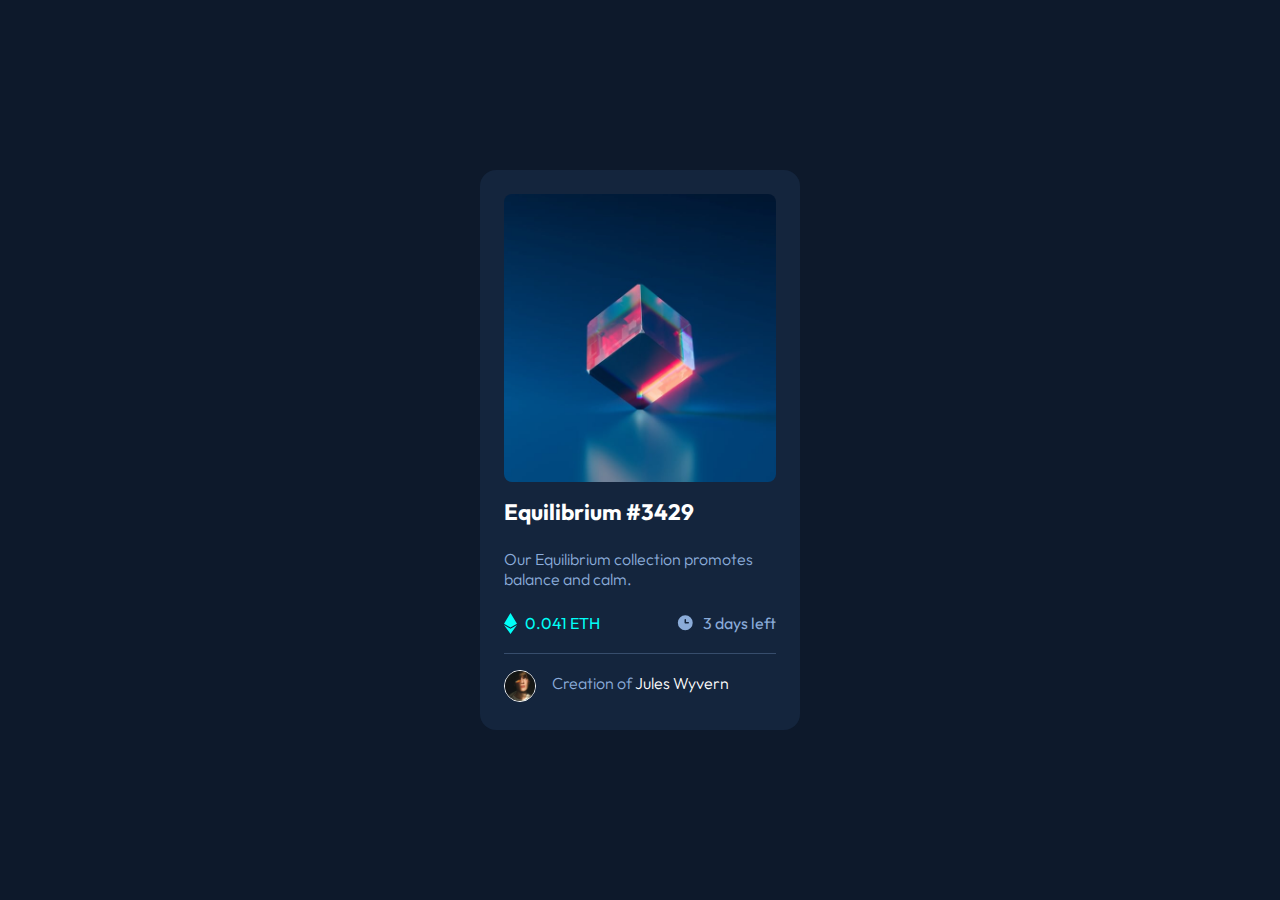
<file: nft-preview-card-component-main/index.html>
<!DOCTYPE html>
<html lang="en">
<head>
  <meta charset="UTF-8">
  <meta name="viewport" content="width=device-width, initial-scale=1.0"> <!-- displays site properly based on user's device -->

  <link rel="icon" type="image/png" sizes="32x32" href="./images/favicon-32x32.png">
  
  <title>Frontend Mentor | NFT preview card component</title>
  <link rel="stylesheet" href="style.css">
</head>
<body>

<div class="canvas">
  <div class="card">
    <div class="image-box ">
      
      <img class="eth-image " src="./images/image-equilibrium.jpg" alt="">
      
        <img class="hover-eye" src="./images/icon-view.svg" alt="">
      
      
    </div>
    <div class="details">
      <h1>Equilibrium #3429</h1>
      <p>Our Equilibrium collection promotes balance and calm.</p>
    </div>

    <div class="pricing">
      <div class="price">
        <img src="./images/icon-ethereum.svg" alt="">
        <p>0.041 ETH</p>
      </div>

      <div class="time">
        <img src="./images/icon-clock.svg" alt="">
        <p>3 days left</p>
      </div>
    </div>
    <div class="line"></div>

    <div class="author">
      <div class="avatar-box">
      <img class="avatar-image" src="./images/image-avatar.png" alt="">
    </div>
    <div>
      <p>Creation of <span class="name"> Jules Wyvern </span></p>
    </div>
    </div>
  </div>
    
  
</div>
  

  

  
  
  
  

  
</body>
</html>
</file>
<file: nft-preview-card-component-main/style.css>
/* Importing font */
@import url('https://fonts.googleapis.com/css2?family=Outfit:wght@300;400;600&display=swap');

/* color variables */
:root{
    --Soft-blue: hsl(215, 51%, 70%);
    --Cyan: hsl(178, 100%, 50%);
    
    --main-BG: hsl(217, 54%, 11%);
--card-BG: hsl(216, 50%, 16%);
--line: hsl(215, 32%, 27%);
--White: hsl(0, 0%, 100%);
}

*{
    margin: 0;
    padding: 0;
    box-sizing: border-box;
}

body{
    font-family: 'Outfit', sans-serif;
}

/* main background */
.canvas{
    background-color: var(--main-BG);
    /* color: white; */
    min-height: 100vh;
    display: flex;
    flex-direction: column;
    align-items: center;
    justify-content: center;
}
/* card design */
.card{
    background-color: var(--card-BG);
    height: 35rem;
    width: 20rem;
    border-radius: 1rem;
    padding: 1.5rem;
}
/* eth image */
.image-box{
    
    height: 18rem;
    border-radius: 0.5rem;
    margin-bottom: 1rem;
    object-fit: cover;
    position: relative;
    
}

.eth-image{
    display: block;
    height: 100%;
    width: 100%;
    object-fit: cover;
    border-radius: 0.5rem;
    z-index: 0;
}

.hover-eye{}

.hover-eye{
    display: none;
    position: absolute;
    top: 50%;
    left: 50%;
    transform: translate(-50%,-50%);
    z-index: 5;
    
}

.image-box:after{
    content: "";
    background-color: rgba(0, 255 , 247, 0.4);
   height: 18rem;
   width: 17rem;
   top: 0;
   border-radius: 0.5rem;
   display: flex;
   justify-content: center;
   align-items: center;
   position: absolute;
   display: none;
   
}


/* details heading and paragraph*/

.details{
    display: flex;
    flex-direction: column;
    justify-content: space-between;
    height: 5.7rem;
    margin-bottom: 1.5rem;
}

.details h1{
    font-size: 1.4rem ;
    color: var(--White)
}

.details p{
    color: var(--Soft-blue);
    font-weight: 300;
}

/* pricing */
.pricing{
    display: flex;
    justify-content: space-between;
    margin-bottom: 1.2rem;
}

.pricing .price{
     display: flex;
    color: var(--Cyan);
}

.pricing .price img{
    height: 1.3rem;
    margin-right: .5rem;
}

.pricing .time{
    display: flex;
    color: var(--Soft-blue);
}

.pricing .time img{
    height: 1.2rem;
    margin-right: 0.5rem;
}

/* line */
.line{
    background-color: rgba(139, 172, 218, 0.3);
    height: 1px;
    margin-bottom: 1rem;
}

/* avatar box */
.author{
    display: flex;
    /* justify-content: space-evenly; */
    text-align: left;
    text-align: center;
}
.avatar-box {
    height:2rem;
    border-radius: 50%;
    width: 2rem;
    border: 1px solid white;
    margin-right: 1rem;
}
.avatar-image{
    height: 100%;
    width: 100%;
    object-fit: cover;
    
}
/* author name */
.author .name{
    color: var(--White);
    font-weight: 300;
}
.author p{
    color: var(--Soft-blue);
    font-weight: 300;
    margin-top: .2rem;
    
}


/* Hover effects */

/* for author name */
.author .name:hover{
    color: var(--Cyan);
    cursor: pointer;
}

/* card title */

.details h1:hover{
    color: var(--Cyan);
    cursor: pointer;
}

/* image box */
.image-box:hover:after{
display: block;
cursor: pointer;
}
.image-box:hover .hover-eye{
display: block;
cursor: pointer;
}
</file>
